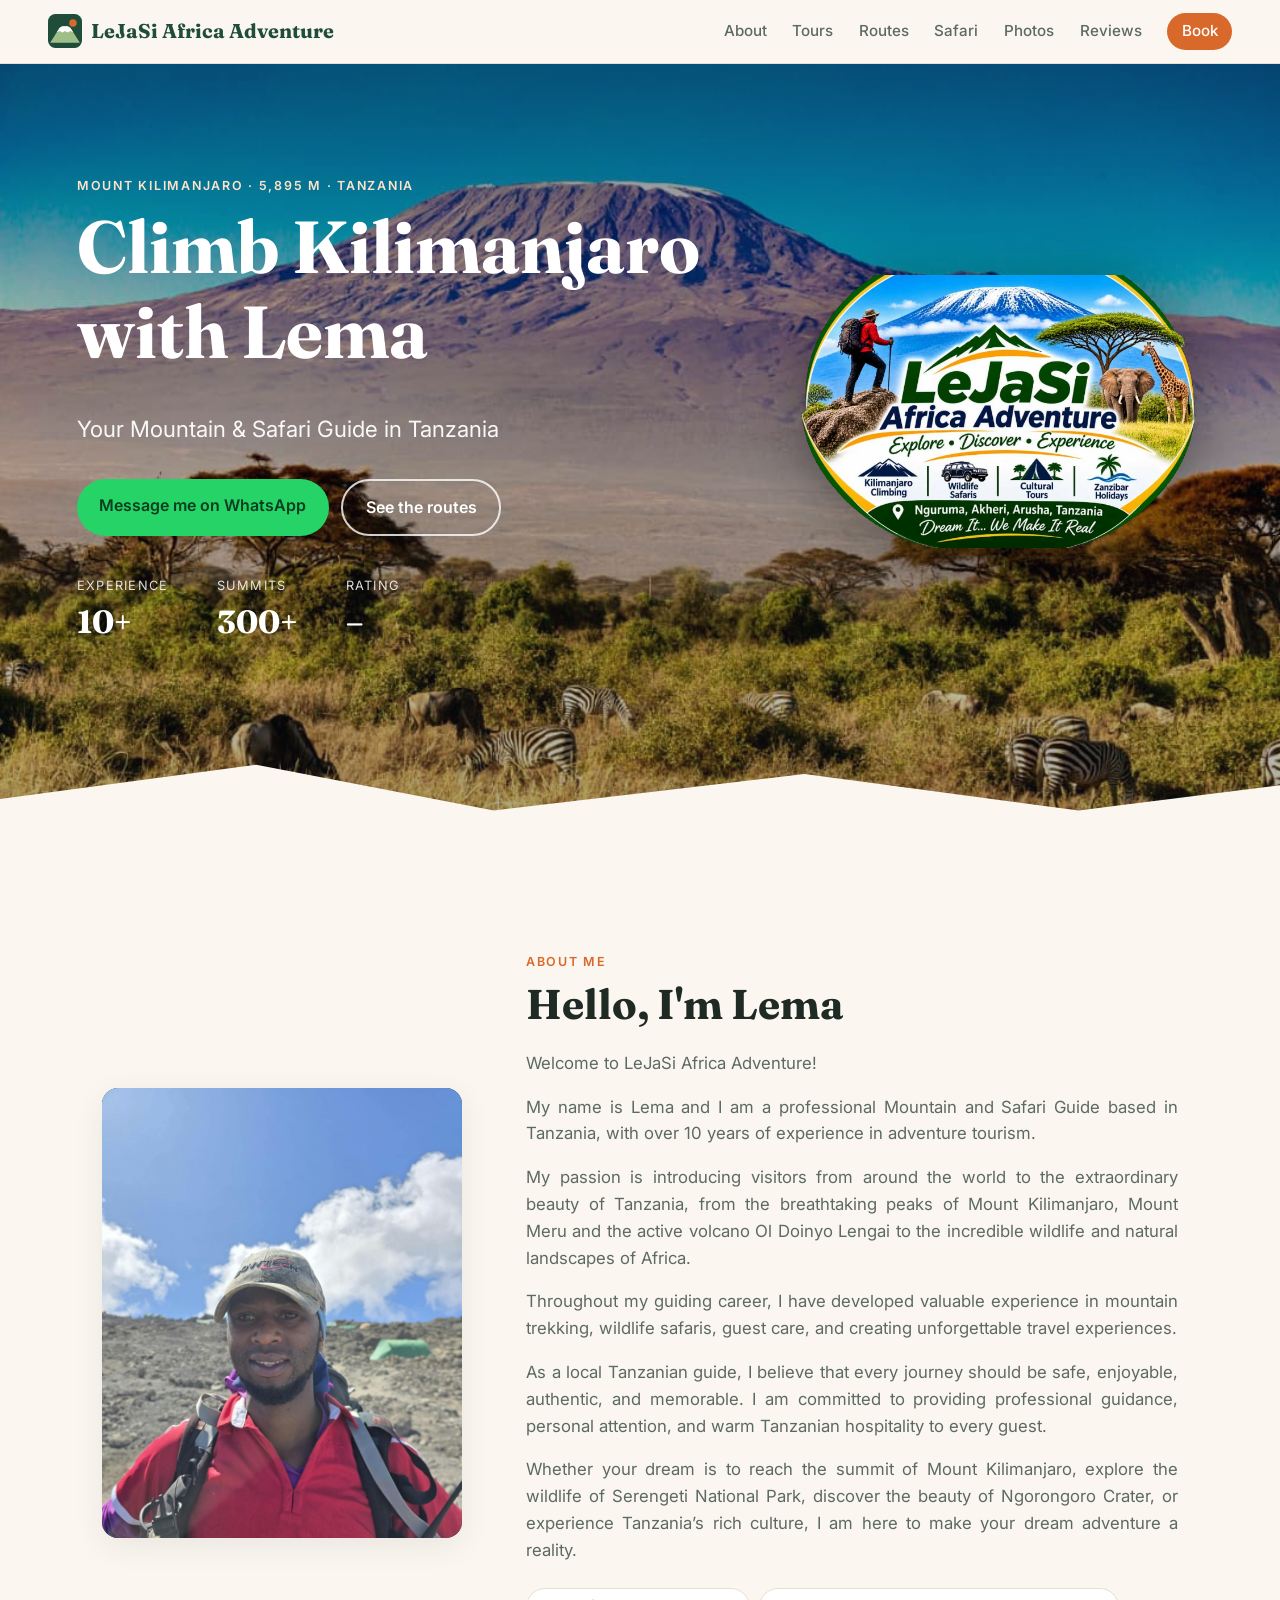
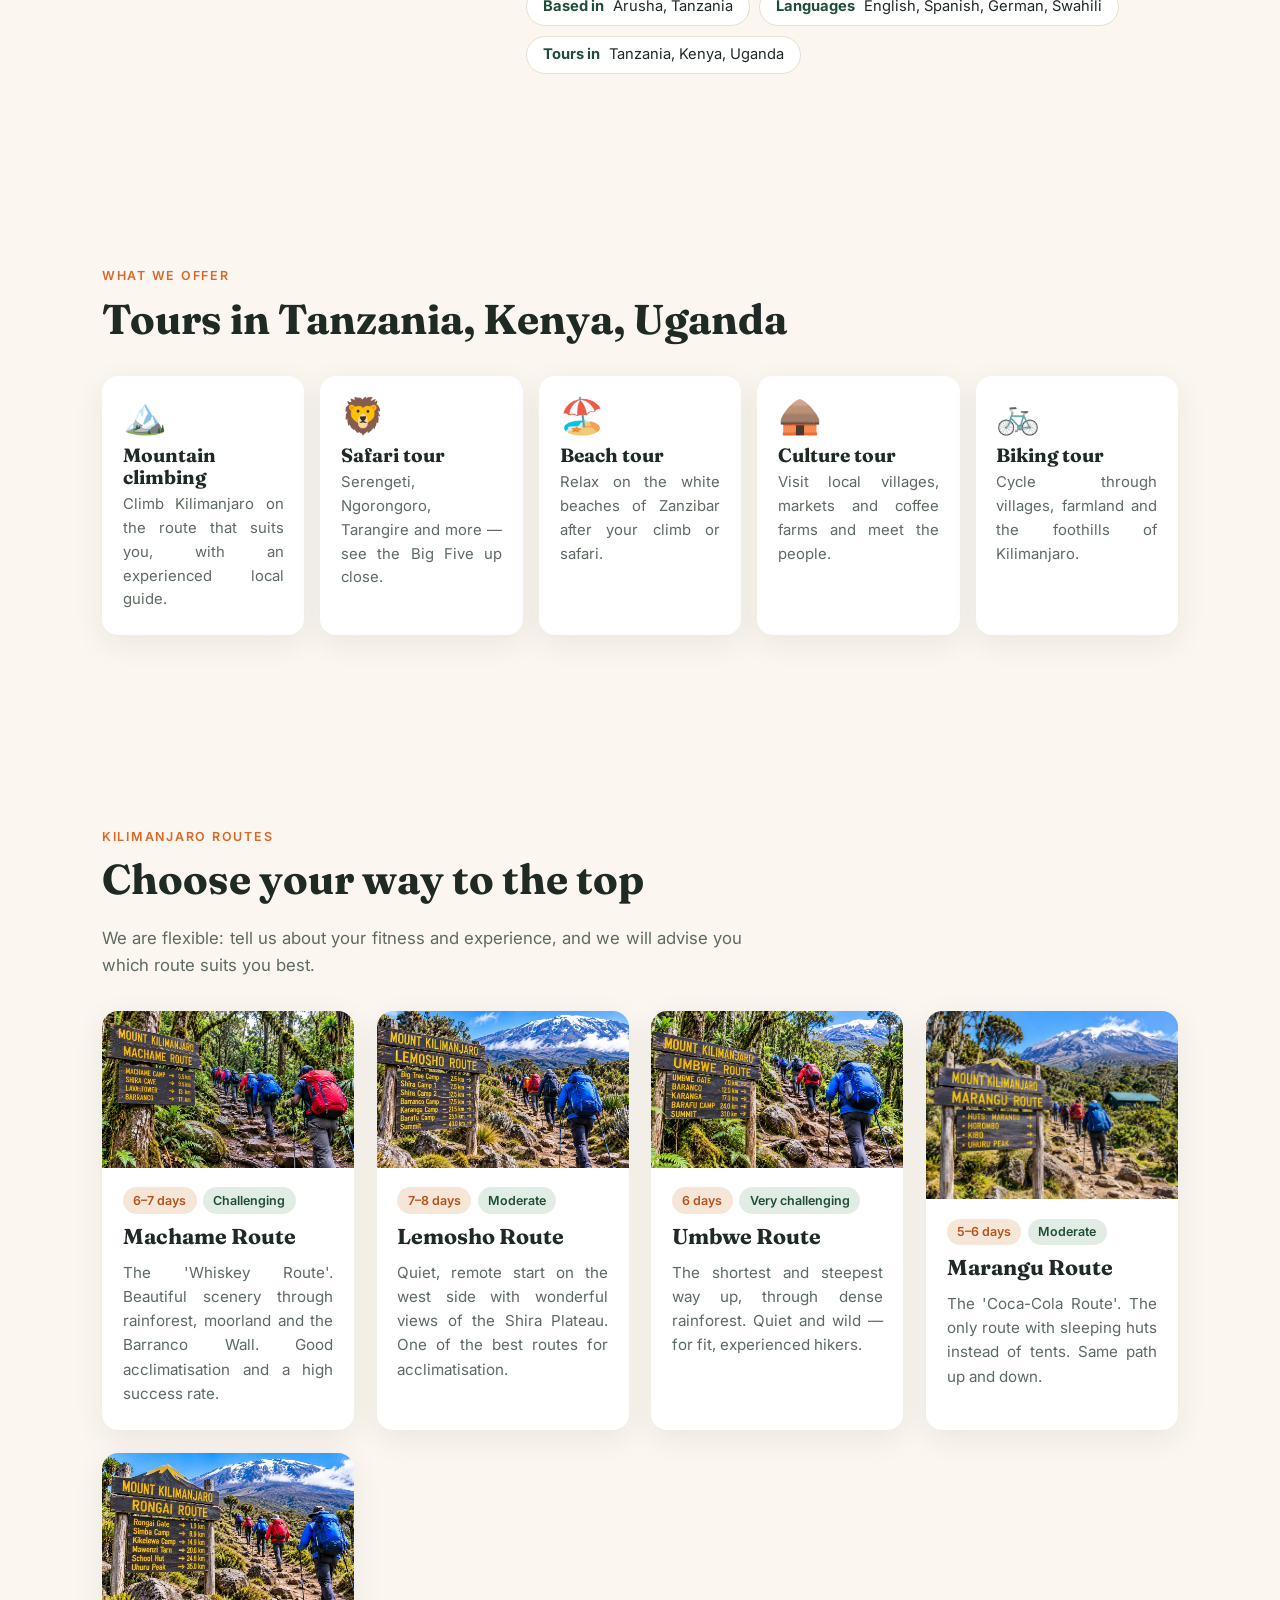
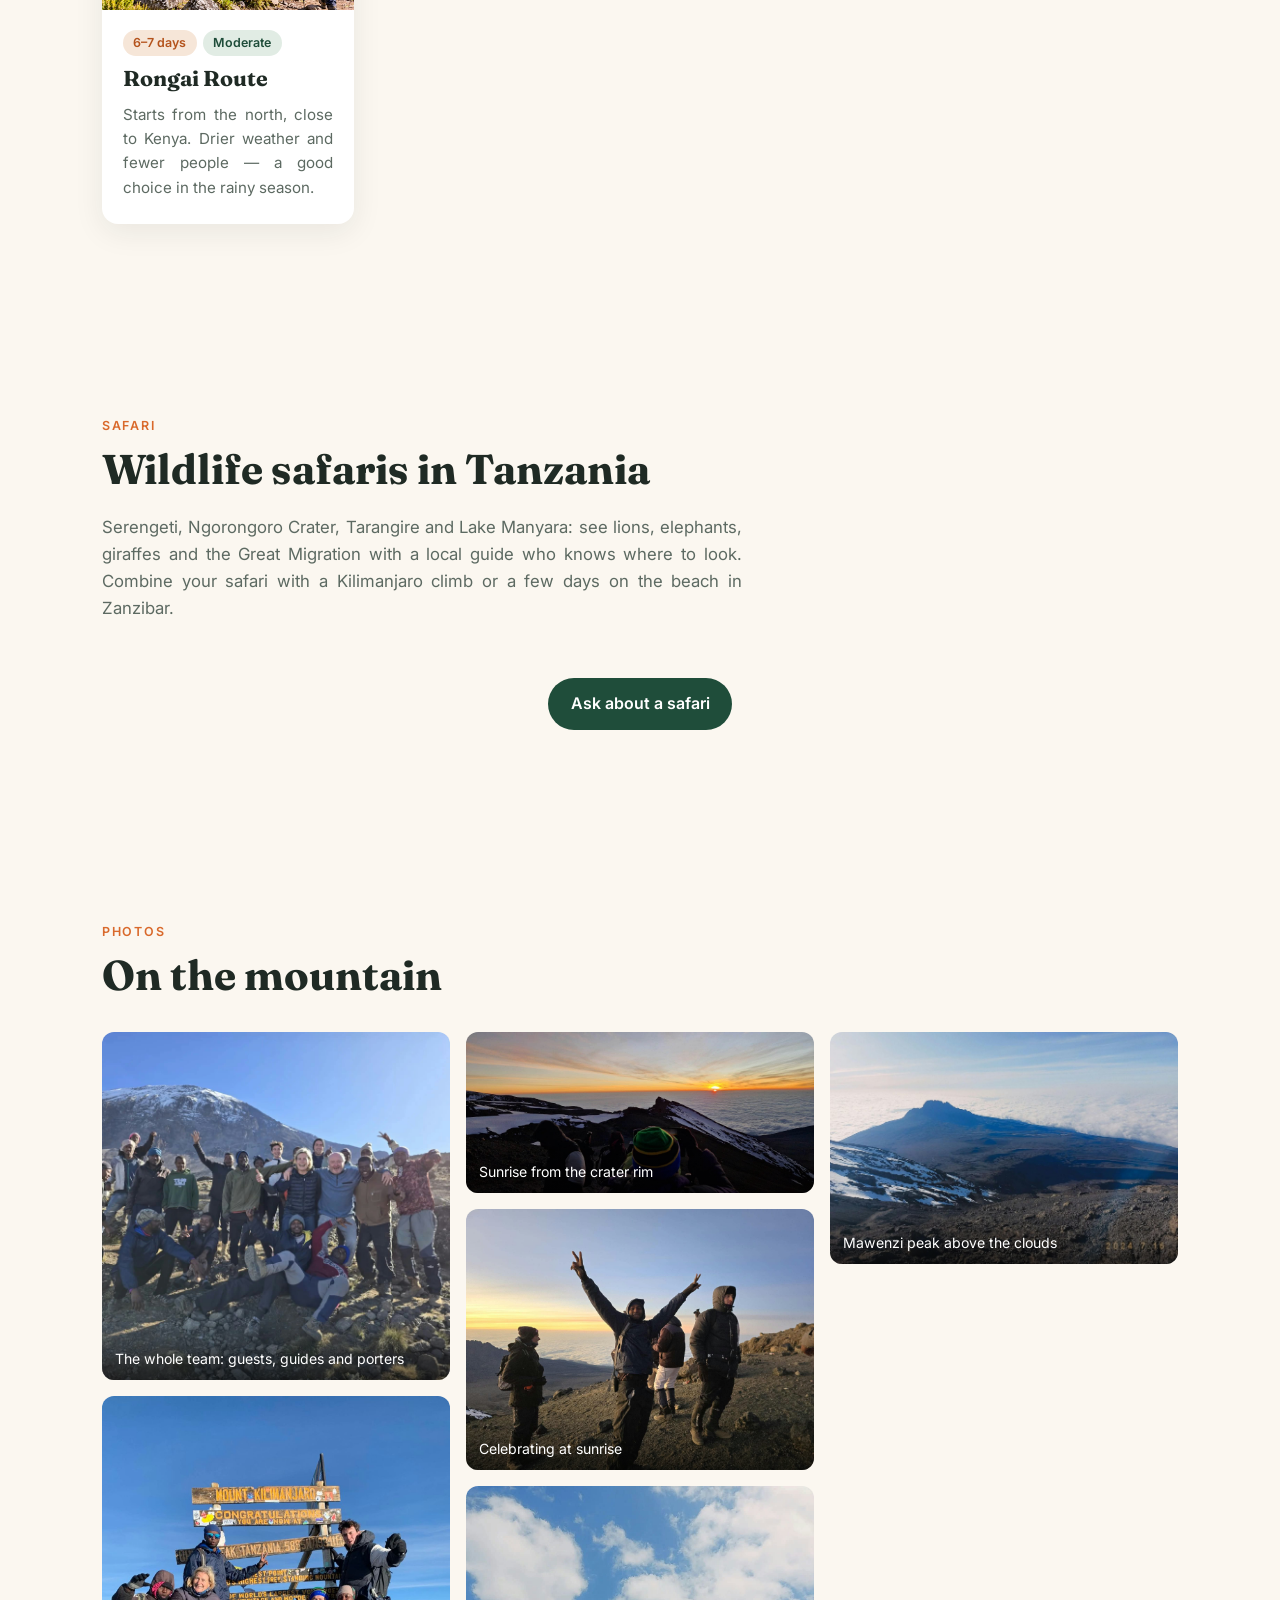
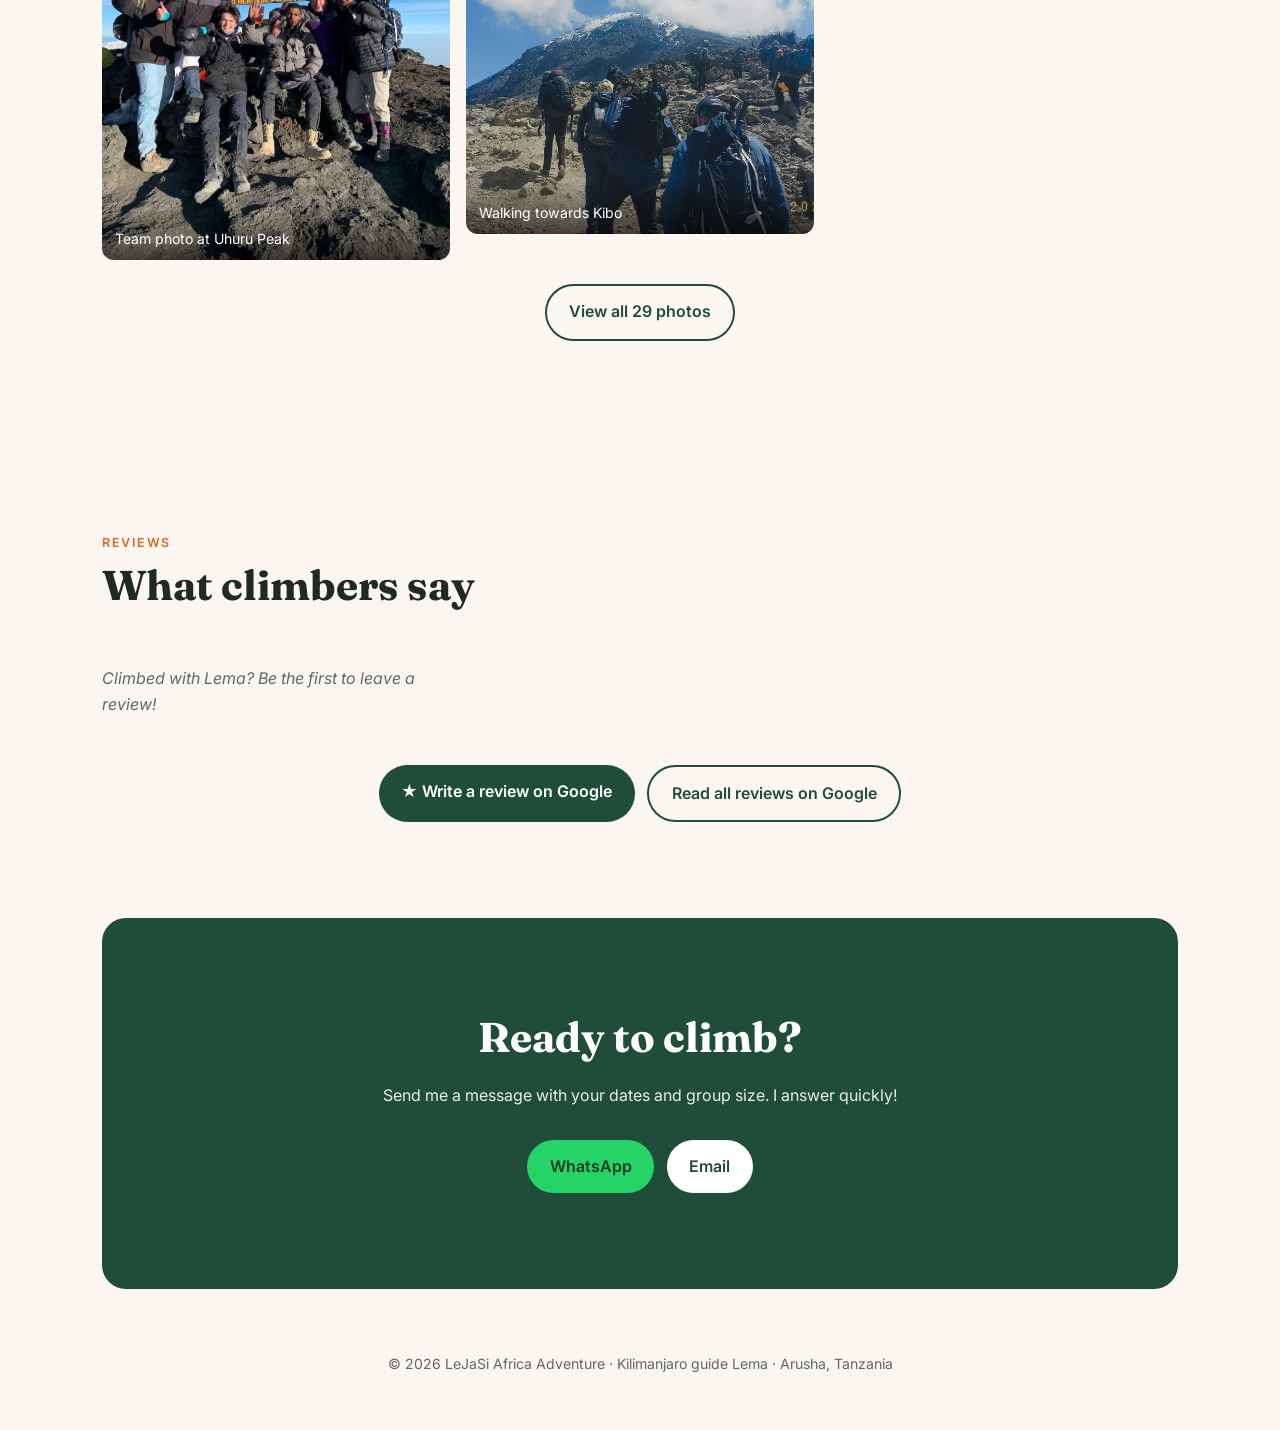
<file: index.html>
<!doctype html>
<html lang="en">
<head>
  <meta charset="utf-8">
  <meta name="viewport" content="width=device-width, initial-scale=1">
  <title>Kilimanjaro Climbs & Safaris from Arusha | LeJaSi Africa Adventure</title>
  <meta name="description" content="Climb Kilimanjaro with Lema, a local guide from Arusha, Tanzania. Machame, Lemosho, Rongai, Marangu and Umbwe routes, plus safaris, beach, culture and biking tours in Tanzania, Kenya and Uganda.">
  <link rel="icon" href="/favicon.svg" type="image/svg+xml">
  <link rel="icon" href="/favicon-48.png" sizes="48x48" type="image/png">
  <link rel="icon" href="/favicon-192.png" sizes="192x192" type="image/png">
  <link rel="apple-touch-icon" href="/apple-touch-icon.png">
  <meta name="theme-color" content="#1f4d3a">
  <link rel="canonical" href="https://lejasiafricaadventure.com/">
  <meta property="og:type" content="website">
  <meta property="og:site_name" content="LeJaSi Africa Adventure">
  <meta property="og:title" content="Climb Kilimanjaro with Lema | LeJaSi Africa Adventure">
  <meta property="og:description" content="Climb Kilimanjaro with Lema, a local guide from Arusha, Tanzania. Machame, Lemosho, Rongai, Marangu and Umbwe routes, plus safaris, beach, culture and biking tours in Tanzania, Kenya and Uganda.">
  <meta property="og:url" content="https://lejasiafricaadventure.com/">
  <meta property="og:image" content="https://lejasiafricaadventure.com/images/kilimanjaro-zebras.jpg">
  <meta name="twitter:card" content="summary_large_image">
  <script type="application/ld+json">
  {
    "@context": "https://schema.org",
    "@type": "TravelAgency",
    "name": "LeJaSi Africa Adventure",
    "url": "https://lejasiafricaadventure.com/",
    "description": "Climb Kilimanjaro with Lema, a local guide from Arusha, Tanzania. Machame, Lemosho, Rongai, Marangu and Umbwe routes, plus safaris, beach, culture and biking tours in Tanzania, Kenya and Uganda.",
    "image": "https://lejasiafricaadventure.com/images/kilimanjaro-zebras.jpg",
    "logo": "https://lejasiafricaadventure.com/images/lejasi-logo.png",
    "telephone": "+255756970241",
    "email": "lejasiafricaadventure@gmail.com",
    "address": {
      "@type": "PostalAddress",
      "addressLocality": "Arusha",
      "addressCountry": "TZ"
    },
    "areaServed": [
      "Tanzania",
      "Kenya",
      "Uganda"
    ],
    "knowsLanguage": [
      "en",
      "es",
      "de",
      "sw"
    ],
    "sameAs": ["https://g.page/r/CZQVIAY4DTqNEBM"],
    "founder": {
      "@type": "Person",
      "name": "Lema",
      "jobTitle": "Kilimanjaro mountain guide"
    }
  }
  </script>
  <link rel="preconnect" href="https://fonts.googleapis.com">
  <link rel="preconnect" href="https://fonts.gstatic.com" crossorigin>
  <link href="https://fonts.googleapis.com/css2?family=Fraunces:opsz,wght@9..144,600;9..144,700&family=Inter:wght@400;500;600&display=swap" rel="stylesheet">
  <link rel="stylesheet" href="style.css">
</head>
<body>
  <header class="nav">
    <a class="brand" href="#top"><img class="brand-logo" src="images/logo.svg" alt="" width="34" height="34"><span data-bind="siteName">LeJaSi Africa Adventure</span></a>
    <nav>
      <a href="#about">About</a>
      <a href="#tours">Tours</a>
      <a href="#routes">Routes</a>
      <a href="#safari">Safari</a>
      <a href="#gallery">Photos</a>
      <a href="#reviews">Reviews</a>
      <a href="#contact" class="nav-cta">Book</a>
    </nav>
  </header>

  <section class="hero hero-photo" id="top" data-default-image="images/kilimanjaro-zebras.jpg">
    <svg class="hero-mountain" viewBox="0 0 1440 520" preserveAspectRatio="xMidYMax slice" aria-hidden="true">
      <path d="M0 520 L0 400 L260 330 L470 380 L720 120 L800 160 L860 130 L1100 360 L1260 320 L1440 380 L1440 520 Z" fill="var(--mtn-back)"/>
      <path d="M640 200 L720 120 L800 160 L860 130 L930 200 L880 190 L840 215 L790 185 L740 210 L700 190 Z" fill="#fff" opacity=".92"/>
      <path d="M0 520 L0 460 L300 420 L560 470 L900 430 L1200 470 L1440 440 L1440 520 Z" fill="var(--mtn-front)"/>
    </svg>
    <div class="hero-inner">
      <p class="eyebrow">Mount Kilimanjaro · 5,895 m · Tanzania</p>
      <h1>Climb Kilimanjaro with <span data-bind="guideName">Lema</span></h1>
      <p class="tagline" data-bind="tagline">Your Mountain &amp; Safari Guide in Tanzania</p>
      <div class="hero-actions">
        <a class="btn btn-primary" data-whatsapp href="#contact">Message me on WhatsApp</a>
        <a class="btn btn-ghost" href="#routes">See the routes</a>
      </div>
      <dl class="stats">
        <div><dt>Experience</dt><dd data-bind="yearsExperience">10+</dd></div>
        <div><dt>Summits</dt><dd data-bind="summits">300+</dd></div>
        <div><dt>Rating</dt><dd id="avg-rating">–</dd></div>
      </dl>
    </div>
    <img class="hero-logo" id="hero-logo" src="images/lejasi-logo.png" alt="LeJaSi Africa Adventure logo: Explore, Discover, Experience" width="720" height="480">
  </section>

  <main>
    <section id="about" class="section about">
      <div class="about-photo" id="profile-photo"><img src="images/lema-profile.jpg" alt="Lema, Kilimanjaro guide"></div>
      <div>
        <p class="eyebrow">About me</p>
        <h2>Hello, I'm <span data-bind="guideName">Lema</span></h2>
        <div class="about-text" id="about-text"><p>Welcome to LeJaSi Africa Adventure!</p><p>My name is Lema and I am a professional Mountain and Safari Guide based in Tanzania, with over 10 years of experience in adventure tourism.</p><p>My passion is introducing visitors from around the world to the extraordinary beauty of Tanzania, from the breathtaking peaks of Mount Kilimanjaro, Mount Meru and the active volcano Ol Doinyo Lengai to the incredible wildlife and natural landscapes of Africa.</p><p>Throughout my guiding career, I have developed valuable experience in mountain trekking, wildlife safaris, guest care, and creating unforgettable travel experiences.</p><p>As a local Tanzanian guide, I believe that every journey should be safe, enjoyable, authentic, and memorable. I am committed to providing professional guidance, personal attention, and warm Tanzanian hospitality to every guest.</p><p>Whether your dream is to reach the summit of Mount Kilimanjaro, explore the wildlife of Serengeti National Park, discover the beauty of Ngorongoro Crater, or experience Tanzania’s rich culture, I am here to make your dream adventure a reality.</p></div>
        <ul class="facts">
          <li><strong>Based in</strong> <span data-bind="location">Arusha, Tanzania</span></li>
          <li><strong>Languages</strong> <span data-bind="languages">English, Spanish, German, Swahili</span></li>
          <li><strong>Tours in</strong> <span data-bind="countries">Tanzania, Kenya, Uganda</span></li>
        </ul>
      </div>
    </section>

    <section id="tours" class="section">
      <p class="eyebrow">What we offer</p>
      <h2>Tours in <span data-bind="countries">Tanzania, Kenya, Uganda</span></h2>
      <div class="services" id="services-list"></div>
    </section>

    <section id="routes" class="section">
      <p class="eyebrow">Kilimanjaro routes</p>
      <h2>Choose your way to the top</h2>
      <p class="section-intro" id="routes-intro"></p>
      <div class="cards" id="routes-list"></div>
    </section>

    <section id="safari" class="section">
      <p class="eyebrow">Safari</p>
      <h2>Wildlife safaris in Tanzania</h2>
      <p class="section-intro" id="safari-intro"></p>
      <div class="gallery" id="safari-list"></div>
      <div class="more-wrap"><button class="btn btn-outline" id="safari-more" hidden></button></div>
      <div class="more-wrap"><a class="btn btn-green" data-whatsapp-safari href="#contact">Ask about a safari</a></div>
    </section>

    <section id="gallery" class="section">
      <p class="eyebrow">Photos</p>
      <h2>On the mountain</h2>
      <div class="gallery" id="gallery-list"></div>
      <div class="more-wrap"><button class="btn btn-outline" id="gallery-more" hidden></button></div>
    </section>

    <section id="reviews" class="section">
      <p class="eyebrow">Reviews</p>
      <h2>What climbers say</h2>
      <div class="reviews" id="reviews-list"></div>
      <div class="review-actions" id="review-actions">
        <a class="btn btn-green" id="write-review" href="https://g.page/r/CZQVIAY4DTqNEBM/review" target="_blank" rel="noopener">★ Write a review on Google</a>
        <a class="btn btn-outline" id="read-reviews" href="https://g.page/r/CZQVIAY4DTqNEBM" target="_blank" rel="noopener">Read all reviews on Google</a>
      </div>
    </section>

    <section id="contact" class="section contact">
      <h2>Ready to climb?</h2>
      <p>Send me a message with your dates and group size. I answer quickly!</p>
      <div class="hero-actions">
        <a class="btn btn-primary" data-whatsapp href="#">WhatsApp</a>
        <a class="btn btn-light" id="email-link" href="#">Email</a>
      </div>
    </section>
  </main>

  <footer class="footer">
    <p>© <span id="year"></span> <span data-bind="siteName">LeJaSi Africa Adventure</span> · Kilimanjaro guide <span data-bind="guideName">Lema</span> · <span data-bind="location">Arusha, Tanzania</span></p>
  </footer>

  <div class="lightbox" id="lightbox" hidden>
    <button class="lightbox-close" aria-label="Close">×</button>
    <img alt="">
    <p></p>
  </div>

  <script src="script.js"></script>
</body>
</html>
</file>
<file: style.css>
:root {
  --bg: #fbf7f0;
  --surface: #ffffff;
  --ink: #1f2a24;
  --muted: #5d6a62;
  --accent: #d9692b;      /* sunrise orange */
  --accent-dark: #b4531c;
  --green: #1f4d3a;       /* rainforest */
  --line: #e7dfd2;
  --mtn-back: #2e5a49;
  --mtn-front: #fbf7f0;
  --radius: 16px;
  --shadow: 0 8px 30px rgba(31, 42, 36, .08);
}

* { box-sizing: border-box; }
[hidden] { display: none !important; }
html { scroll-behavior: smooth; }
body {
  margin: 0;
  font-family: Inter, system-ui, sans-serif;
  color: var(--ink);
  background: var(--bg);
  line-height: 1.6;
}
img { max-width: 100%; display: block; }
h1, h2, h3 { font-family: Fraunces, Georgia, serif; line-height: 1.15; margin: 0 0 .5em; }
h2 { font-size: clamp(1.8rem, 4vw, 2.6rem); }
a { color: inherit; }

/* Nav */
.nav {
  position: sticky; top: 0; z-index: 10;
  display: flex; align-items: center; justify-content: space-between; gap: 1rem;
  padding: .8rem clamp(16px, 4vw, 48px);
  background: rgba(251, 247, 240, .92);
  backdrop-filter: blur(8px);
  border-bottom: 1px solid var(--line);
}
.brand { font-family: Fraunces, serif; font-weight: 700; font-size: 1.25rem; text-decoration: none; color: var(--green); display: flex; align-items: center; gap: .55rem; }
.brand-logo { width: 34px; height: 34px; flex-shrink: 0; }
.nav nav { display: flex; gap: clamp(.6rem, 2vw, 1.6rem); align-items: center; }
.nav nav a { text-decoration: none; font-weight: 500; font-size: .95rem; color: var(--muted); }
.nav nav a:hover { color: var(--ink); }
.nav .nav-cta { background: var(--accent); color: #fff !important; padding: .4rem .9rem; border-radius: 999px; }
@media (max-width: 640px) { .nav nav a:not(.nav-cta) { display: none; } }

/* Hero */
.hero {
  position: relative;
  min-height: 88vh;
  display: flex; align-items: center;
  padding: 4rem clamp(16px, 6vw, 96px) 10rem;
  color: #fff;
  background: linear-gradient(180deg, #f3a35c 0%, #d9692b 35%, #7a3d3a 70%, #2e3b4e 100%);
  background-size: cover; background-position: center;
  overflow: hidden;
}
.hero.has-photo { background-image: linear-gradient(180deg, rgba(0,0,0,.25), rgba(0,0,0,.55)), var(--hero-img); }
.hero.has-photo .hero-mountain path:not(:last-child) { display: none; }
.hero-mountain { position: absolute; inset: auto 0 0 0; width: 100%; height: 60%; }
.hero-inner { position: relative; max-width: 760px; }
.hero { gap: 2rem; }
.hero-logo { position: relative; width: clamp(260px, 32vw, 460px); height: auto; margin-left: auto; flex-shrink: 0; filter: drop-shadow(0 12px 30px rgba(0,0,0,.4)); }
@media (max-width: 900px) {
  .hero { flex-direction: column; align-items: flex-start; justify-content: center; padding-top: 2.5rem; }
  .hero-logo { order: -1; width: min(240px, 70%); margin: 0; }
}
.hero h1 { font-size: clamp(2.4rem, 7vw, 4.6rem); }
.tagline { font-size: clamp(1.1rem, 2.4vw, 1.4rem); opacity: .95; margin: 0 0 2rem; }
.eyebrow { text-transform: uppercase; letter-spacing: .14em; font-size: .78rem; font-weight: 600; color: var(--accent); margin: 0 0 .6rem; }
.hero .eyebrow { color: #ffe3c8; }

.hero-actions { display: flex; flex-wrap: wrap; gap: .8rem; }
.btn { display: inline-block; padding: .85rem 1.4rem; border-radius: 999px; font-weight: 600; text-decoration: none; transition: transform .15s, background .15s; }
.btn:hover { transform: translateY(-2px); }
.btn-primary { background: #25d366; color: #0b3d20; }
.btn-ghost { border: 2px solid rgba(255,255,255,.8); color: #fff; }
.btn-light { background: #fff; color: var(--green); }
.btn-green { background: var(--green); color: #fff; }
.btn-outline { border: 2px solid var(--green); color: var(--green); }

.stats { display: flex; gap: clamp(1.2rem, 5vw, 3rem); margin: 2.5rem 0 0; }
.stats dt { font-size: .8rem; text-transform: uppercase; letter-spacing: .1em; opacity: .85; }
.stats dd { margin: 0; font-family: Fraunces, serif; font-size: 2rem; font-weight: 700; }

/* Sections */
.section { max-width: 1140px; margin: 0 auto; padding: clamp(3.5rem, 8vw, 6rem) clamp(16px, 4vw, 32px); }

.about { display: grid; grid-template-columns: minmax(220px, 360px) 1fr; gap: clamp(2rem, 5vw, 4rem); align-items: center; }
@media (max-width: 760px) { .about { grid-template-columns: 1fr; } }
.about-photo {
  aspect-ratio: 4 / 5; border-radius: var(--radius); overflow: hidden;
  background: linear-gradient(160deg, var(--green), #6d8f5a);
  display: grid; place-items: center; font-size: 5rem; box-shadow: var(--shadow);
}
.about-photo img { width: 100%; height: 100%; object-fit: cover; object-position: center 65%; }
.about-text p { margin: 0 0 1em; color: var(--muted); font-size: 1.05rem; }
/* Justified text: every line in a text block has the same width */
.about-text p, .card p, .service p, .section-intro { text-align: justify; hyphens: auto; -webkit-hyphens: auto; }
.facts { list-style: none; padding: 0; margin: 1.5rem 0 0; display: flex; flex-wrap: wrap; gap: .6rem; }
.facts li { background: var(--surface); border: 1px solid var(--line); border-radius: 999px; padding: .4rem 1rem; font-size: .92rem; }
.facts strong { color: var(--green); margin-right: .3rem; }

/* Route cards */
.cards { display: grid; grid-template-columns: repeat(auto-fill, minmax(250px, 1fr)); gap: 1.4rem; margin-top: 2rem; }
.card { background: var(--surface); border-radius: var(--radius); overflow: hidden; box-shadow: var(--shadow); display: flex; flex-direction: column; }
.card-img { aspect-ratio: 16 / 10; background: linear-gradient(160deg, #2e5a49, #8aa678); }
.card-img img { width: 100%; height: 100%; object-fit: cover; }
.card-body { padding: 1.2rem 1.3rem 1.5rem; }
.card h3 { font-size: 1.35rem; }
.card p { color: var(--muted); margin: 0; font-size: .95rem; }
.tags { display: flex; gap: .4rem; margin-bottom: .7rem; flex-wrap: wrap; }
.tag { font-size: .78rem; font-weight: 600; padding: .2rem .65rem; border-radius: 999px; background: #f6e6d8; color: var(--accent-dark); }
.tag.alt { background: #e1ece4; color: var(--green); }

/* Gallery */
.gallery { columns: 3 260px; column-gap: 1rem; margin-top: 2rem; }
.gallery figure { margin: 0 0 1rem; break-inside: avoid; border-radius: 12px; overflow: hidden; cursor: zoom-in; position: relative; background: var(--line); }
.gallery img { width: 100%; transition: transform .3s; }
.gallery figure:hover img { transform: scale(1.03); }
.gallery figure.extra { display: none; }
.gallery.show-all figure.extra { display: block; }
.more-wrap { text-align: center; margin-top: 1.5rem; }
.more-wrap button { background: none; font: inherit; font-weight: 600; cursor: pointer; }
.gallery figcaption { position: absolute; inset: auto 0 0 0; padding: 1.5rem .8rem .6rem; color: #fff; font-size: .88rem; background: linear-gradient(transparent, rgba(0,0,0,.6)); }

/* Reviews */
.review-actions { display: flex; flex-wrap: wrap; justify-content: center; gap: .8rem; margin-top: 2rem; }
.reviews { display: grid; grid-template-columns: repeat(auto-fill, minmax(300px, 1fr)); gap: 1.4rem; margin-top: 2rem; }
.review { background: var(--surface); border-radius: var(--radius); padding: 1.5rem; box-shadow: var(--shadow); display: flex; flex-direction: column; gap: .8rem; }
.stars { color: #f2a516; letter-spacing: .1em; font-size: 1.1rem; }
.review blockquote { margin: 0; color: var(--ink); flex: 1; }
.reviewer { display: flex; align-items: center; gap: .8rem; }
.avatar { width: 44px; height: 44px; border-radius: 50%; object-fit: cover; background: var(--green); color: #fff; display: grid; place-items: center; font-weight: 600; flex-shrink: 0; }
.reviewer small { display: block; color: var(--muted); }

.empty { color: var(--muted); font-style: italic; margin-top: 1.5rem; column-span: all; }

/* Contact */
.contact { text-align: center; background: var(--green); color: #fff; border-radius: 24px; margin: 0 auto 4rem; max-width: 1076px; }
.contact p { opacity: .9; margin: 0 0 2rem; }
.contact .hero-actions { justify-content: center; }
@media (max-width: 1140px) { .contact { margin: 0 16px 4rem; } }

.footer { text-align: center; color: var(--muted); font-size: .88rem; padding: 0 16px 2.5rem; }

/* Lightbox */
.lightbox { position: fixed; inset: 0; z-index: 50; background: rgba(10, 14, 12, .92); display: flex; flex-direction: column; align-items: center; justify-content: center; padding: 1rem; color: #fff; }
.lightbox[hidden] { display: none; }
.lightbox img { max-height: 82vh; border-radius: 8px; }
.lightbox-close { position: absolute; top: 1rem; right: 1.2rem; background: none; border: 0; color: #fff; font-size: 2.4rem; cursor: pointer; }

/* Photo header */
.hero-photo.has-photo {
  background-image: linear-gradient(180deg, rgba(10,20,30,.55) 0%, rgba(10,20,30,.15) 45%, rgba(10,20,30,.35) 100%), var(--hero-img);
  background-position: center 65%;
}
.footer .credit { font-size: .78rem; opacity: .8; }

/* Tours / services */
.services { display: grid; grid-template-columns: repeat(auto-fill, minmax(200px, 1fr)); gap: 1rem; margin-top: 2rem; }
.service { background: var(--surface); border-radius: var(--radius); padding: 1.4rem 1.3rem; box-shadow: var(--shadow); }
.service-icon { font-size: 2.2rem; line-height: 1; margin-bottom: .7rem; }
.service h3 { font-size: 1.2rem; margin-bottom: .3rem; }
.service p { color: var(--muted); margin: 0; font-size: .93rem; }
.section-intro { color: var(--muted); font-size: 1.05rem; max-width: 640px; margin: 0; }
.section-intro:empty { display: none; }
</file>
